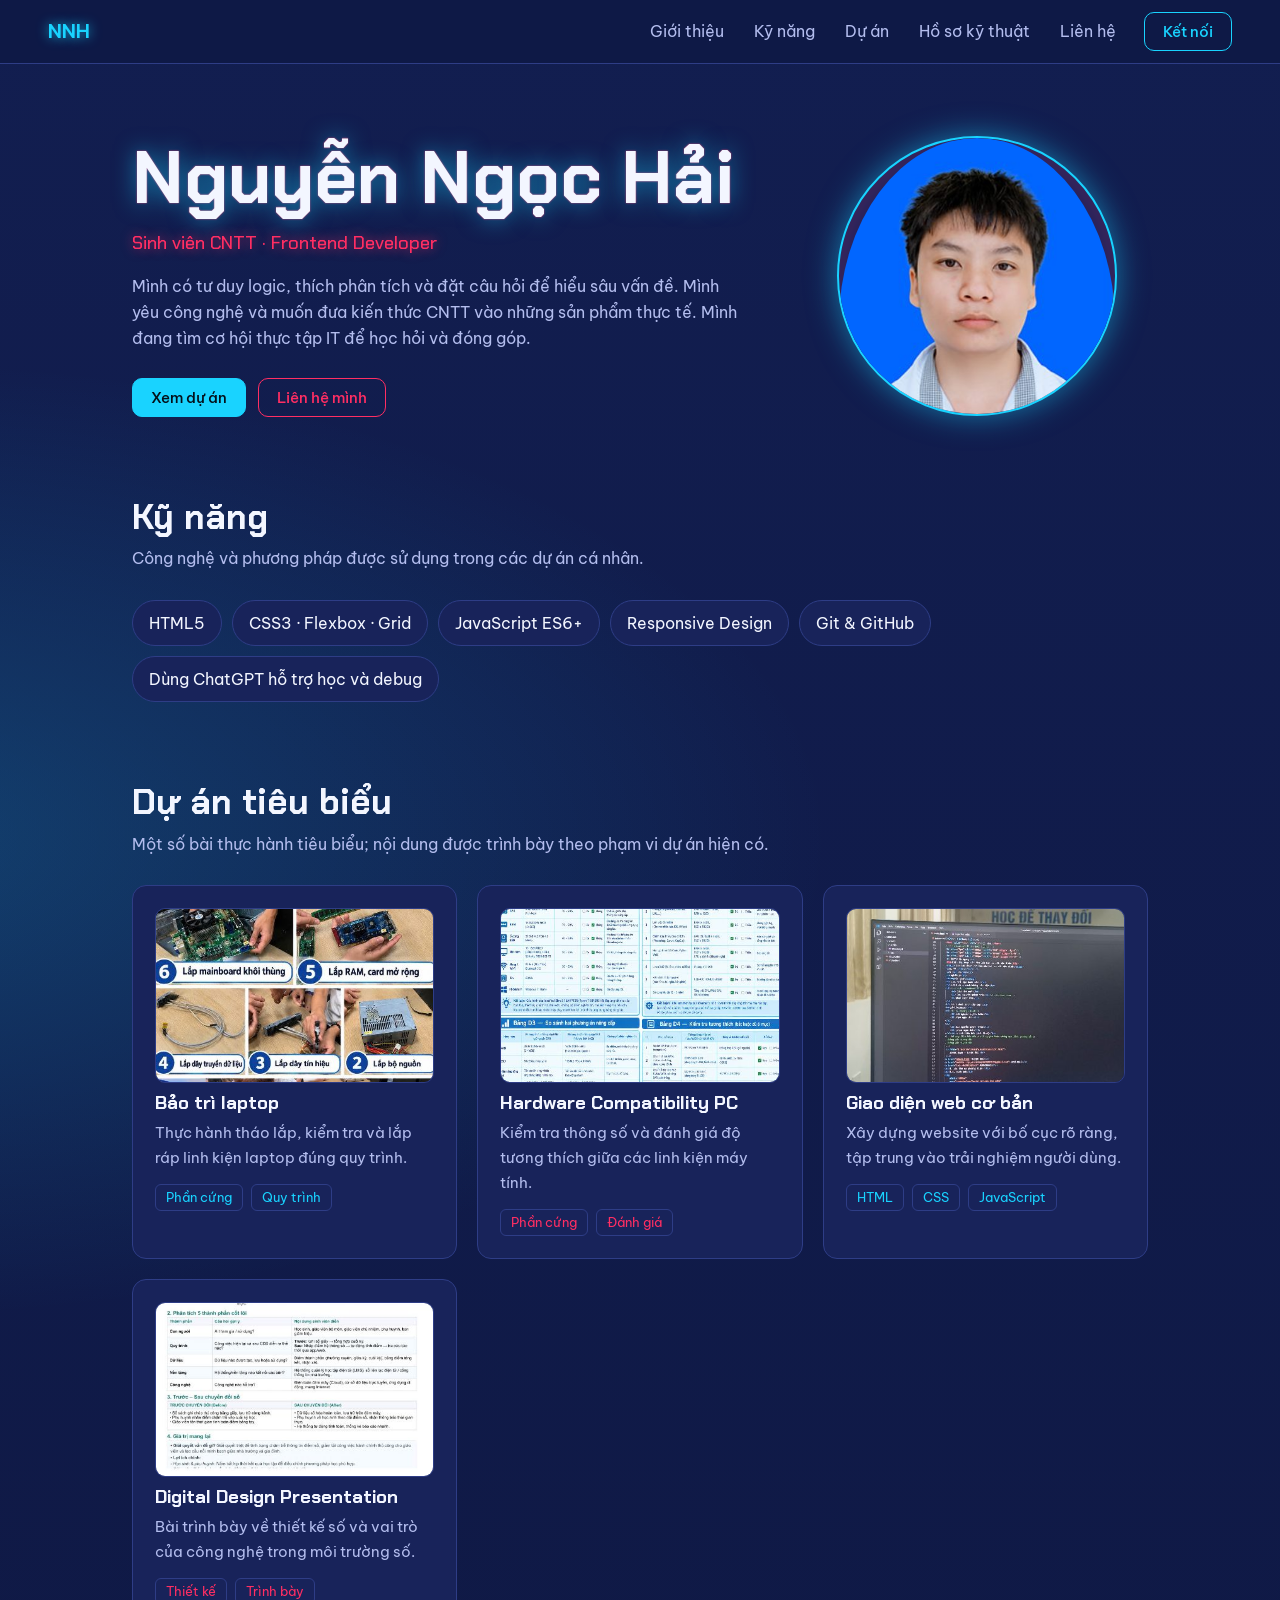
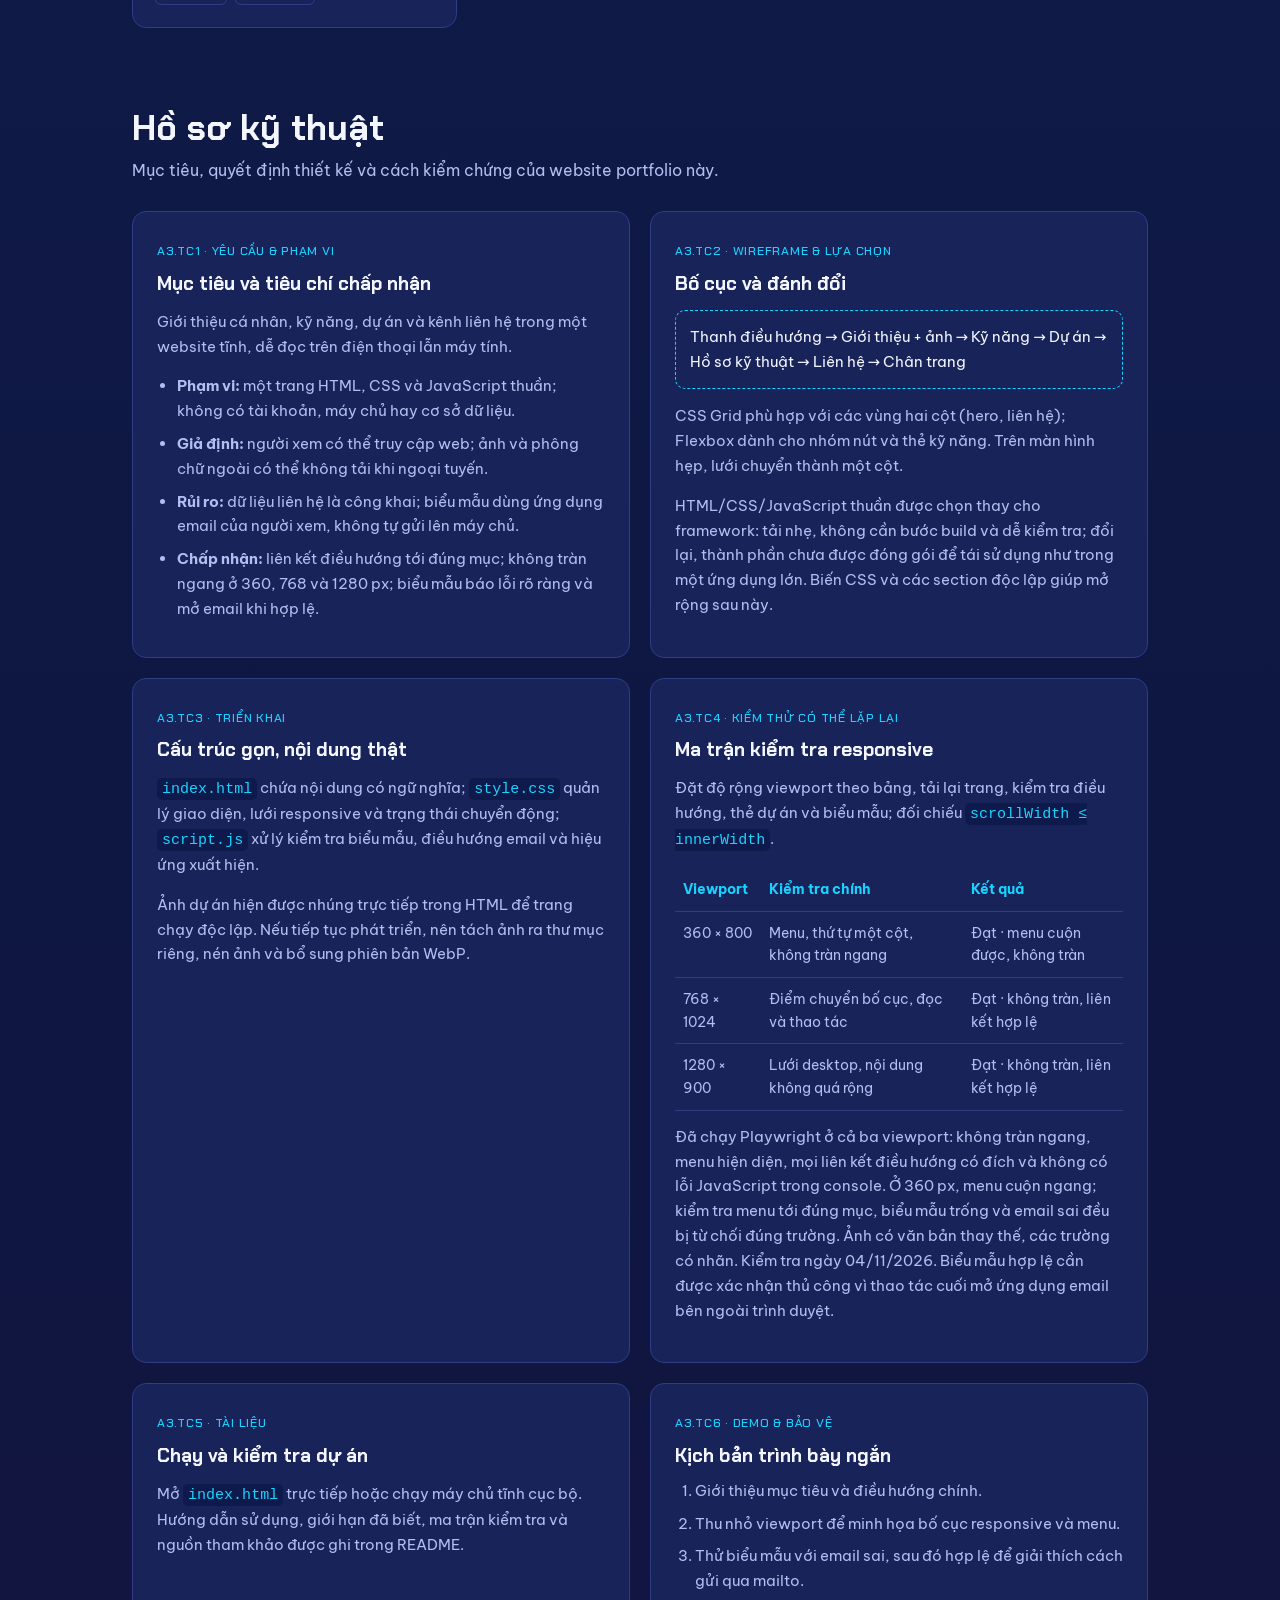
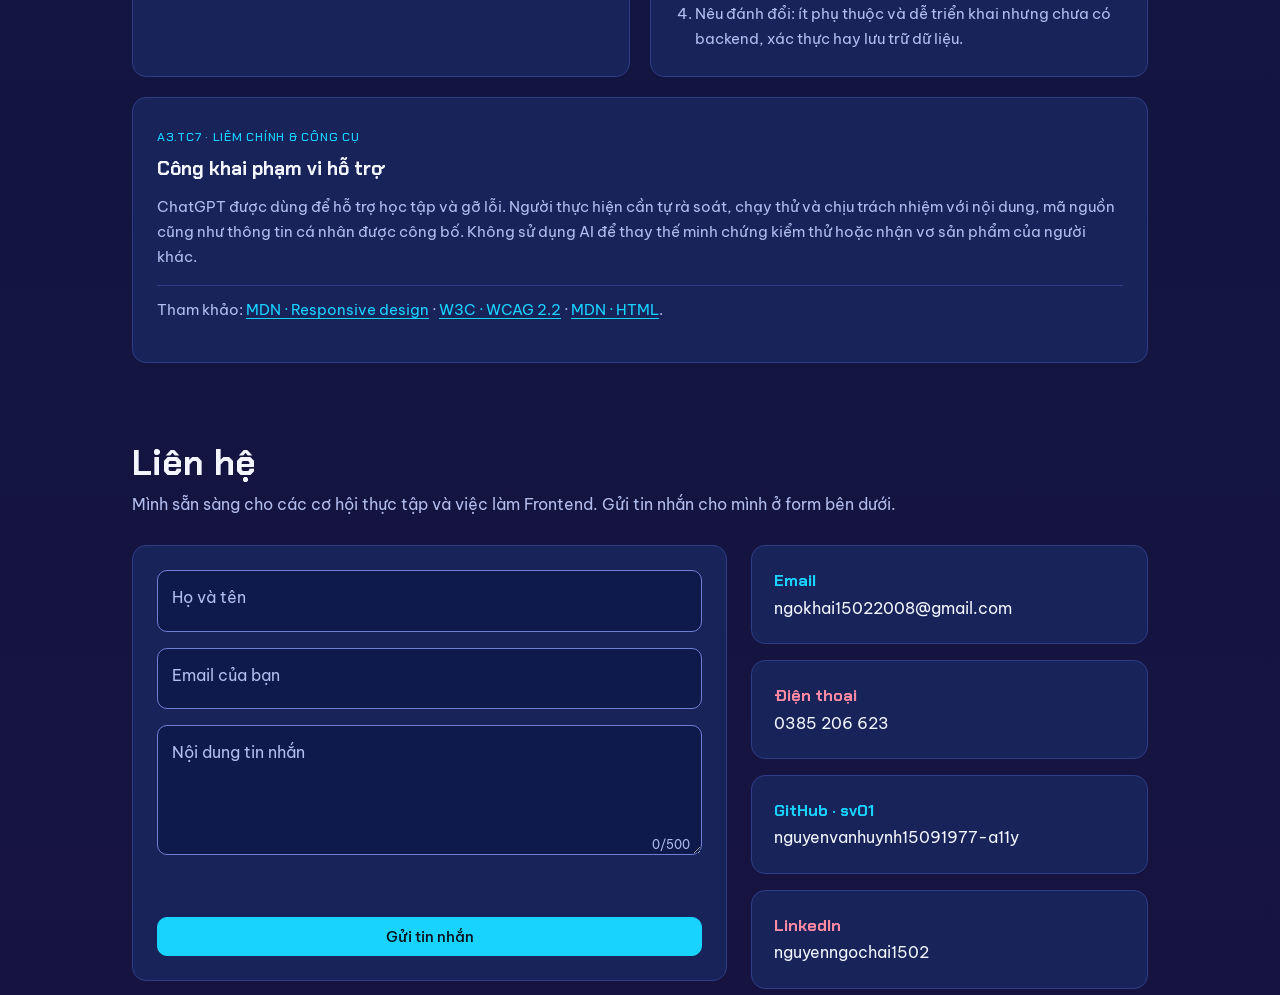
<file: index.html>
<!DOCTYPE html>
<html lang="vi">
<head>
<meta charset="UTF-8">
<meta name="viewport" content="width=device-width, initial-scale=1, viewport-fit=cover">
<title>Nguyễn Ngọc Hải – Frontend Developer</title>
<meta name="description" content="Portfolio của Nguyễn Ngọc Hải: dự án, kỹ năng và hồ sơ thiết kế, triển khai, kiểm thử website responsive bằng HTML5, CSS3 và JavaScript.">
<link rel="preconnect" href="https://fonts.googleapis.com">
<link href="https://fonts.googleapis.com/css2?family=Chakra+Petch:wght@500;700&family=Be+Vietnam+Pro:wght@400;500&display=swap" rel="stylesheet">
<link rel="stylesheet" href="style.css">
</head>
<body>
<header>
  <a class="logo" href="#top">NNH</a>
  <nav aria-label="Điều hướng chính">
    <a href="#about">Giới thiệu</a><a href="#skills">Kỹ năng</a><a href="#projects">Dự án</a><a href="#process">Hồ sơ kỹ thuật</a><a href="#contact">Liên hệ</a>
  </nav>
  <a class="btn header-cta" href="#contact">Kết nối</a>
</header>

<main id="top">
  <section class="hero" id="about">
    <div>
      <h1>Nguyễn Ngọc Hải</h1>
      <div class="role">Sinh viên CNTT · Frontend Developer</div>
      <p>Mình có tư duy logic, thích phân tích và đặt câu hỏi để hiểu sâu vấn đề. Mình yêu công nghệ và muốn đưa kiến thức CNTT vào những sản phẩm thực tế. Mình đang tìm cơ hội thực tập IT để học hỏi và đóng góp.</p>
      <div class="cta">
        <a class="btn solid" href="#projects">Xem dự án</a>
        <a class="btn red" href="#contact">Liên hệ mình</a>
      </div>
    </div>
    <div class="avatar"><img src="[data-uri]" alt="Ảnh đại diện của Nguyễn Ngọc Hải"></div>
  </section>

  <section id="skills">
    <h2>Kỹ năng</h2>
    <p class="sub">Công nghệ và phương pháp được sử dụng trong các dự án cá nhân.</p>
    <ul class="chips">
      <li class="chip">HTML5</li><li class="chip">CSS3 · Flexbox · Grid</li><li class="chip">JavaScript ES6+</li>
      <li class="chip">Responsive Design</li><li class="chip">Git &amp; GitHub</li><li class="chip">Dùng ChatGPT hỗ trợ học và debug</li>
    </ul>
  </section>

  <section id="projects">
    <h2>Dự án tiêu biểu</h2>
    <p class="sub">Một số bài thực hành tiêu biểu; nội dung được trình bày theo phạm vi dự án hiện có.</p>
    <div class="grid">
      <article class="card" tabindex="0"><img class="thumb" src="[data-uri]" alt="Ảnh minh họa dự án Bảo trì laptop" loading="lazy"><h3>Bảo trì laptop</h3><p>Thực hành tháo lắp, kiểm tra và lắp ráp linh kiện laptop đúng quy trình.</p><div class="tags"><span>Phần cứng</span><span>Quy trình</span></div></article>
      <article class="card rd" tabindex="0"><img class="thumb" src="[data-uri]" alt="Ảnh minh họa dự án Hardware Compatibility PC" loading="lazy"><h3>Hardware Compatibility PC</h3><p>Kiểm tra thông số và đánh giá độ tương thích giữa các linh kiện máy tính.</p><div class="tags"><span>Phần cứng</span><span>Đánh giá</span></div></article>
      <article class="card" tabindex="0"><img class="thumb" src="[data-uri]" alt="Ảnh minh họa dự án Giao diện web cơ bản" loading="lazy"><h3>Giao diện web cơ bản</h3><p>Xây dựng website với bố cục rõ ràng, tập trung vào trải nghiệm người dùng.</p><div class="tags"><span>HTML</span><span>CSS</span><span>JavaScript</span></div></article>
      <article class="card rd" tabindex="0"><img class="thumb" src="[data-uri]" alt="Ảnh minh họa dự án Digital Design Presentation" loading="lazy"><h3>Digital Design Presentation</h3><p>Bài trình bày về thiết kế số và vai trò của công nghệ trong môi trường số.</p><div class="tags"><span>Thiết kế</span><span>Trình bày</span></div></article>
    </div>
  </section>

  <section id="process">
    <h2>Hồ sơ kỹ thuật</h2>
    <p class="sub">Mục tiêu, quyết định thiết kế và cách kiểm chứng của website portfolio này.</p>
    <div class="process-grid">
      <article class="panel process-card">
        <span class="eyebrow">A3.TC1 · Yêu cầu & phạm vi</span>
        <h3>Mục tiêu và tiêu chí chấp nhận</h3>
        <p>Giới thiệu cá nhân, kỹ năng, dự án và kênh liên hệ trong một website tĩnh, dễ đọc trên điện thoại lẫn máy tính.</p>
        <ul>
          <li><b>Phạm vi:</b> một trang HTML, CSS và JavaScript thuần; không có tài khoản, máy chủ hay cơ sở dữ liệu.</li>
          <li><b>Giả định:</b> người xem có thể truy cập web; ảnh và phông chữ ngoài có thể không tải khi ngoại tuyến.</li>
          <li><b>Rủi ro:</b> dữ liệu liên hệ là công khai; biểu mẫu dùng ứng dụng email của người xem, không tự gửi lên máy chủ.</li>
          <li><b>Chấp nhận:</b> liên kết điều hướng tới đúng mục; không tràn ngang ở 360, 768 và 1280 px; biểu mẫu báo lỗi rõ ràng và mở email khi hợp lệ.</li>
        </ul>
      </article>
      <article class="panel process-card">
        <span class="eyebrow">A3.TC2 · Wireframe & lựa chọn</span>
        <h3>Bố cục và đánh đổi</h3>
        <p class="wireframe">Thanh điều hướng → Giới thiệu + ảnh → Kỹ năng → Dự án → Hồ sơ kỹ thuật → Liên hệ → Chân trang</p>
        <p>CSS Grid phù hợp với các vùng hai cột (hero, liên hệ); Flexbox dành cho nhóm nút và thẻ kỹ năng. Trên màn hình hẹp, lưới chuyển thành một cột.</p>
        <p>HTML/CSS/JavaScript thuần được chọn thay cho framework: tải nhẹ, không cần bước build và dễ kiểm tra; đổi lại, thành phần chưa được đóng gói để tái sử dụng như trong một ứng dụng lớn. Biến CSS và các section độc lập giúp mở rộng sau này.</p>
      </article>
      <article class="panel process-card">
        <span class="eyebrow">A3.TC3 · Triển khai</span>
        <h3>Cấu trúc gọn, nội dung thật</h3>
        <p><code>index.html</code> chứa nội dung có ngữ nghĩa; <code>style.css</code> quản lý giao diện, lưới responsive và trạng thái chuyển động; <code>script.js</code> xử lý kiểm tra biểu mẫu, điều hướng email và hiệu ứng xuất hiện.</p>
        <p>Ảnh dự án hiện được nhúng trực tiếp trong HTML để trang chạy độc lập. Nếu tiếp tục phát triển, nên tách ảnh ra thư mục riêng, nén ảnh và bổ sung phiên bản WebP.</p>
      </article>
      <article class="panel process-card">
        <span class="eyebrow">A3.TC4 · Kiểm thử có thể lặp lại</span>
        <h3>Ma trận kiểm tra responsive</h3>
        <p>Đặt độ rộng viewport theo bảng, tải lại trang, kiểm tra điều hướng, thẻ dự án và biểu mẫu; đối chiếu <code>scrollWidth ≤ innerWidth</code>.</p>
        <div class="table-wrap">
          <table>
            <thead><tr><th>Viewport</th><th>Kiểm tra chính</th><th>Kết quả</th></tr></thead>
            <tbody>
              <tr><td>360 × 800</td><td>Menu, thứ tự một cột, không tràn ngang</td><td data-test="360">Đạt · menu cuộn được, không tràn</td></tr>
              <tr><td>768 × 1024</td><td>Điểm chuyển bố cục, đọc và thao tác</td><td data-test="768">Đạt · không tràn, liên kết hợp lệ</td></tr>
              <tr><td>1280 × 900</td><td>Lưới desktop, nội dung không quá rộng</td><td data-test="1280">Đạt · không tràn, liên kết hợp lệ</td></tr>
            </tbody>
          </table>
        </div>
        <p class="test-note">Đã chạy Playwright ở cả ba viewport: không tràn ngang, menu hiện diện, mọi liên kết điều hướng có đích và không có lỗi JavaScript trong console. Ở 360 px, menu cuộn ngang; kiểm tra menu tới đúng mục, biểu mẫu trống và email sai đều bị từ chối đúng trường. Ảnh có văn bản thay thế, các trường có nhãn. Kiểm tra ngày 04/11/2026. Biểu mẫu hợp lệ cần được xác nhận thủ công vì thao tác cuối mở ứng dụng email bên ngoài trình duyệt.</p>
      </article>
      <article class="panel process-card">
        <span class="eyebrow">A3.TC5 · Tài liệu</span>
        <h3>Chạy và kiểm tra dự án</h3>
        <p>Mở <code>index.html</code> trực tiếp hoặc chạy máy chủ tĩnh cục bộ. Hướng dẫn sử dụng, giới hạn đã biết, ma trận kiểm tra và nguồn tham khảo được ghi trong <a href="README.md">README</a>.</p>
      </article>
      <article class="panel process-card">
        <span class="eyebrow">A3.TC6 · Demo & bảo vệ</span>
        <h3>Kịch bản trình bày ngắn</h3>
        <ol>
          <li>Giới thiệu mục tiêu và điều hướng chính.</li>
          <li>Thu nhỏ viewport để minh họa bố cục responsive và menu.</li>
          <li>Thử biểu mẫu với email sai, sau đó hợp lệ để giải thích cách gửi qua mailto.</li>
          <li>Nêu đánh đổi: ít phụ thuộc và dễ triển khai nhưng chưa có backend, xác thực hay lưu trữ dữ liệu.</li>
        </ol>
      </article>
      <article class="panel process-card disclosure">
        <span class="eyebrow">A3.TC7 · Liêm chính & công cụ</span>
        <h3>Công khai phạm vi hỗ trợ</h3>
        <p>ChatGPT được dùng để hỗ trợ học tập và gỡ lỗi. Người thực hiện cần tự rà soát, chạy thử và chịu trách nhiệm với nội dung, mã nguồn cũng như thông tin cá nhân được công bố. Không sử dụng AI để thay thế minh chứng kiểm thử hoặc nhận vơ sản phẩm của người khác.</p>
        <p class="sources">Tham khảo: <a href="https://developer.mozilla.org/en-US/docs/Learn_web_development/Core/CSS_layout/Responsive_Design" target="_blank" rel="noopener">MDN · Responsive design</a> · <a href="https://www.w3.org/WAI/WCAG22/quickref/" target="_blank" rel="noopener">W3C · WCAG 2.2</a> · <a href="https://developer.mozilla.org/en-US/docs/Web/HTML" target="_blank" rel="noopener">MDN · HTML</a>.</p>
      </article>
    </div>
  </section>

  <section id="contact">
    <h2>Liên hệ</h2>
    <p class="sub">Mình sẵn sàng cho các cơ hội thực tập và việc làm Frontend. Gửi tin nhắn cho mình ở form bên dưới.</p>
    <div class="contact-wrap">
      <form class="panel cform reveal" id="cform" novalidate>
        <div class="field"><input id="cName" name="name" placeholder=" " autocomplete="name" required><label for="cName">Họ và tên</label></div>
        <div class="field"><input id="cMail" name="email" type="email" placeholder=" " autocomplete="email" required><label for="cMail">Email của bạn</label></div>
        <div class="field"><textarea id="cMsg" name="message" maxlength="500" placeholder=" " required></textarea><label for="cMsg">Nội dung tin nhắn</label><span class="count" id="cCount">0/500</span></div>
        <p class="msg" id="cStatus" role="status"></p>
        <button class="btn solid full send" id="cSend" type="submit"><span class="sp"></span><svg class="ck" viewBox="0 0 24 24" aria-hidden="true"><path d="M5 13l4 4L19 7"/></svg><span class="t">Gửi tin nhắn</span></button>
      </form>
      <ul class="links">
        <li><a class="card reveal" href="mailto:ngokhai15022008@gmail.com"><b>Email</b>ngokhai15022008@gmail.com</a></li>
        <li><a class="card rd reveal" href="tel:0385206623"><b>Điện thoại</b>0385 206 623</a></li>
        <li><a class="card reveal" href="https://nguyenvanhuynh15091977-a11y.github.io/sv01/" target="_blank" rel="noopener"><b>GitHub · sv01</b>nguyenvanhuynh15091977-a11y</a></li>
        <li><a class="card rd reveal" href="https://www.linkedin.com/in/nguyenngochai1502" target="_blank" rel="noopener"><b>LinkedIn</b>nguyenngochai1502</a></li>
      </ul>
    </div>
  </section>
</main>
<script src="script.js"></script>
</body>
</html>
</file>
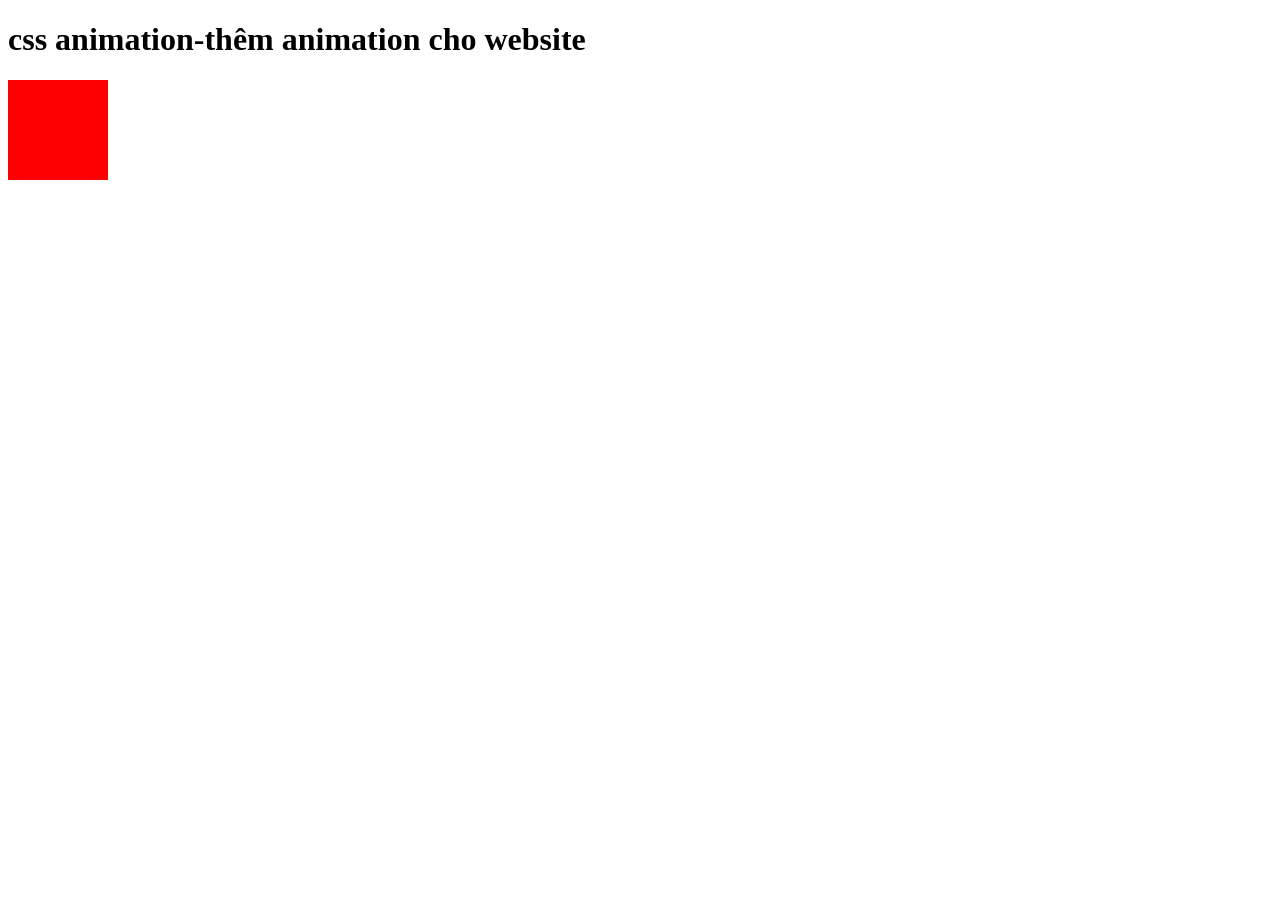
<file: animation.html>
<!DOCTYPE html>
<html lang="en">
<head>
    <meta charset="UTF-8">
    <meta name="viewport" content="width=device-width, initial-scale=1.0">
    <title>Document</title>
    <style>
        .box{
            width: 100px;
            height: 100px;
            background-color: red;
            position: relative;
            animation-name: myanimation;
            animation-duration: 4s;
        }
        @keyframes myanimation{
            0%{background-color: red; left: 0px; top: 0px;}
            25%{background-color: yellow; left: 200px; top: 0px;}
            50%{background-color: blue; left: 200px; top: 200px;}
            75%{background-color: green; left: 0px; top: 200px;}
            100%{background-color: red; left: 0px; top: 0px;}
        }
    </style>

</head>
<body>
    <h1>css animation-thêm animation cho website</h1>
    <div class="box"></div>
</body>
</html>
</file>
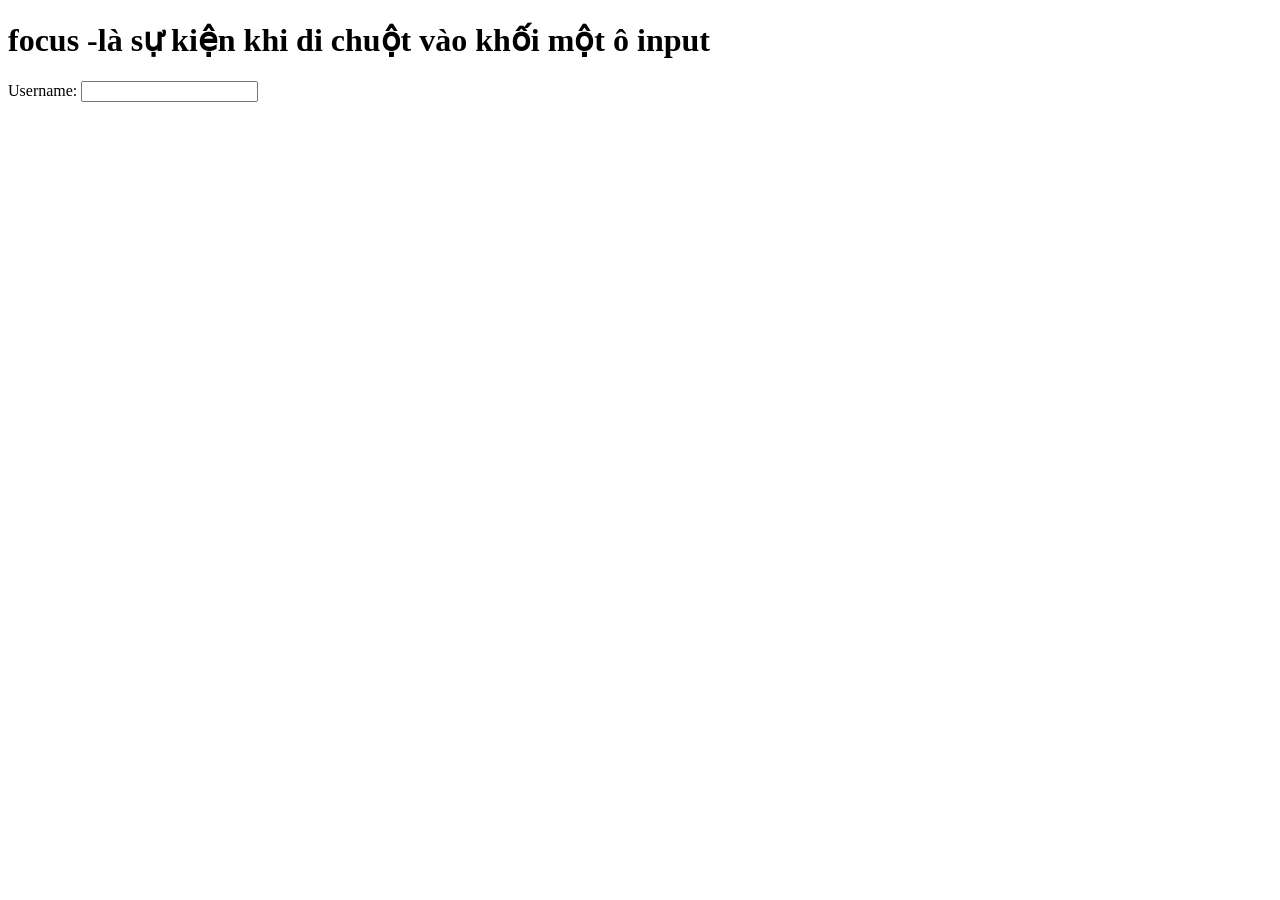
<file: focus.html>
<!DOCTYPE html>
<html lang="en">
<head>
    <meta charset="UTF-8">
    <meta name="viewport" content="width=device-width, initial-scale=1.0">
    <title>Document</title>
    <style>
        input:focus{
            background-color: yellow;
            border:3px solid red;
            outline: none;
        }
    </style>
</head>
<body>
    <h1>
        focus -là sự kiện khi di chuột vào khối một ô input
    </h1>
    <div>
        <label>Username: </label>
        <input class="name" type="text">
    </div>
</body>
</html>
</file>
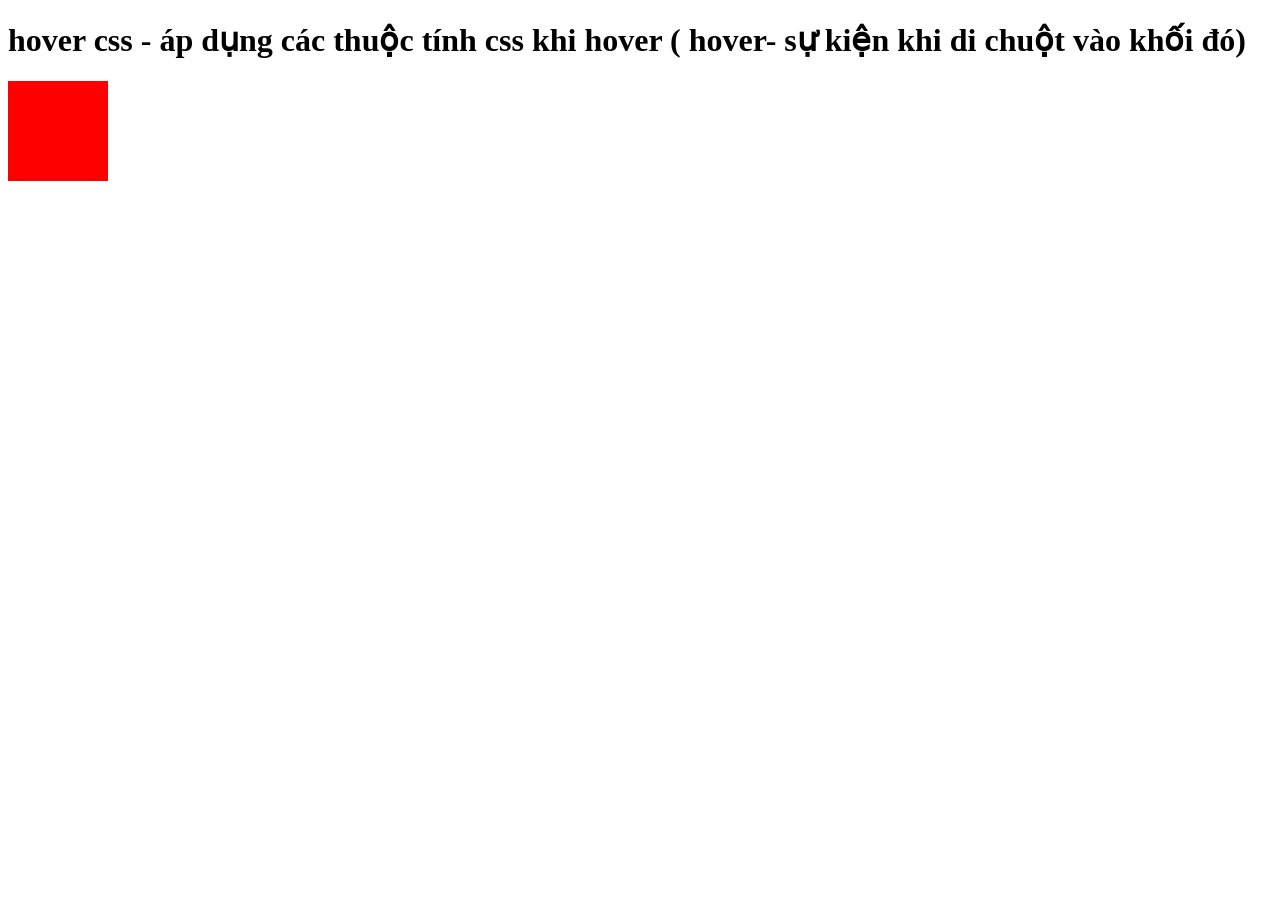
<file: hover.html>
<!DOCTYPE html>
<html lang="en">
<head>
    <meta charset="UTF-8">
    <meta name="viewport" content="width=device-width, initial-scale=1.0">
    <title>Document</title>
    <style>
        .box{
            width: 100px;
            height: 100px;
            background-color: red;
            transition: all 3s;
        }
        .box:hover{
            width: 300px;
            height: 300px;
            background-color:orange;
        }
    </style>
</head>
<body>
    <h1>hover css - áp dụng các thuộc tính css khi hover 
        ( hover- sự kiện khi di chuột vào khối đó)
    </h1>
    <div class="box"></div>

</body>
</html>
</file>
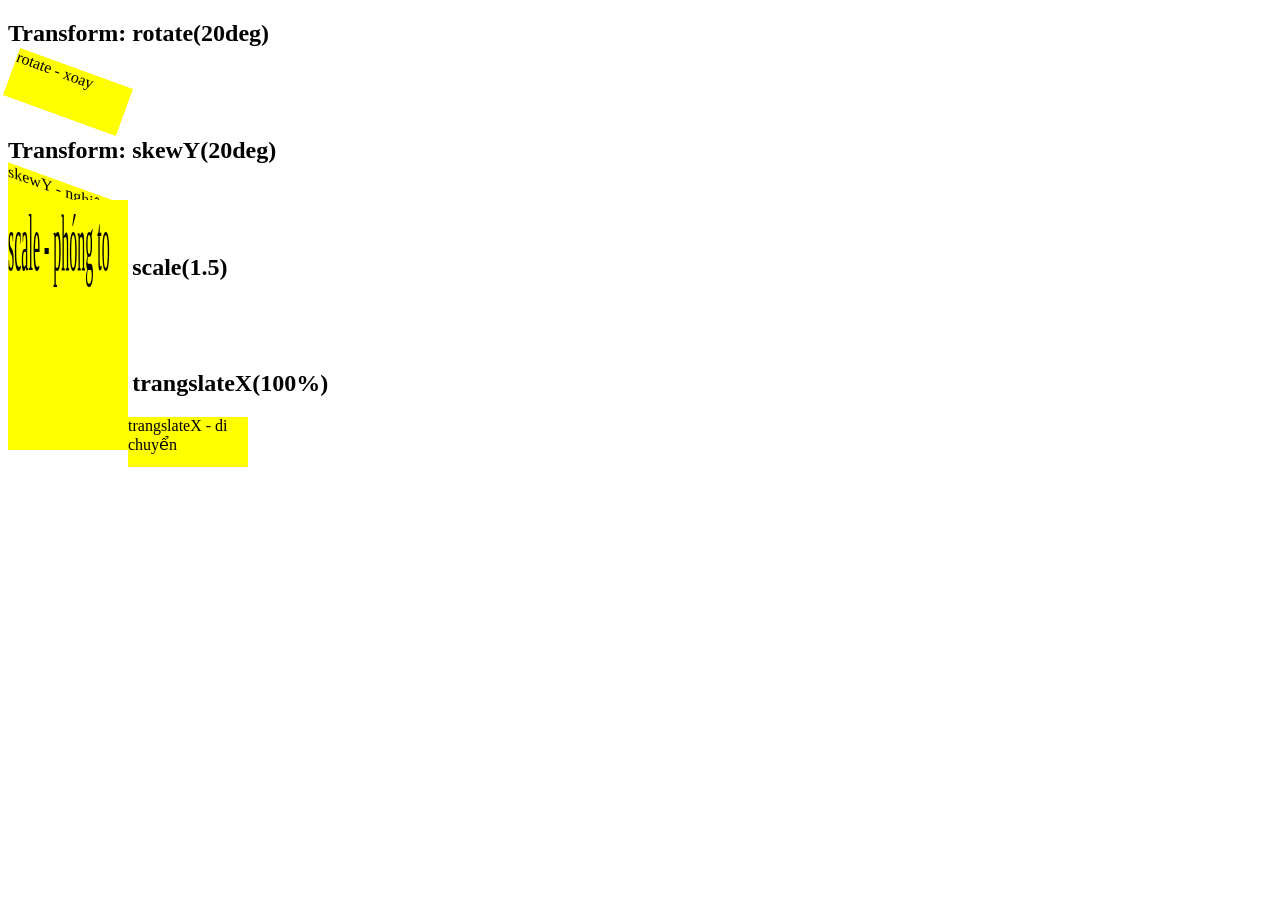
<file: transform.html>
<!DOCTYPE html>
<html lang="en">
<head>
    <meta charset="UTF-8">
    <meta name="viewport" content="width=device-width, initial-scale=1.0">
    <title>Document</title>
    <style>
        .a{
            width: 120px;
            height: 50px;
            background-color: yellow;
            transform: rotate(20deg);
        }
        .b{
            width: 120px;
            height: 50px;
            background-color: yellow;
            transform: skewY(20deg)}
        .c{
            width: 120px;
            height: 50px;
            background-color: yellow;
            transform: scale(1,5);
        }
        
        .d{
            width: 120px;
            height: 50px;
            background-color: yellow;
            transform: translateX(100%); }
       
    </style>
</head>
<body>
    <h2>Transform: rotate(20deg)</h2>
    <div class="a">rotate - xoay</div>
    <h2>Transform: skewY(20deg)</h2>
    <div class="b">skewY - nghiêng</div>
    <h2>Transform: scale(1.5)</h2>
    <div class="c">scale - phóng to</div>
    <h2>Transform: trangslateX(100%)</h2>
    <div class="d">trangslateX - di chuyển</div>
</body>
</html>
</file>
<file: style.css>
:root{--bg:#0f1a46;--panel:#18235a;--line:#2e3d86;--text:#f3f6ff;--muted:#b3bdee;--blue:#19d3ff;--red:#ff2e63;
--gb:0 0 0 1px var(--blue),0 0 18px rgba(25,211,255,.65),0 0 42px rgba(25,211,255,.35);

color-scheme:dark;box-sizing:border-box;padding-top:env(safe-area-inset-top,0px);padding-bottom:env(safe-area-inset-bottom,0px)}
*,*::before,*::after{box-sizing:inherit}
html{scroll-behavior:smooth;scroll-padding-top:84px}
body{margin:0;background:var(--bg);color:var(--text);font:400 16px/1.65 "Be Vietnam Pro",system-ui,sans-serif;
background-image:radial-gradient(60rem 30rem at 85% -10%,rgba(255,46,99,.22),transparent),radial-gradient(60rem 30rem at -10% 20%,rgba(25,211,255,.2),transparent),linear-gradient(180deg,#121e50,#0e1741 60%,#171340)}
h1,h2,h3,.logo{font-family:"Chakra Petch",system-ui,sans-serif;margin:0;line-height:1.15}
a{color:inherit;text-decoration:none}
:focus-visible{outline:2px solid var(--blue);outline-offset:3px}
header{position:sticky;top:0;z-index:20;display:flex;align-items:center;gap:16px;padding:12px clamp(16px,4vw,48px);background:rgba(15,26,70,.92);backdrop-filter:blur(10px);border-bottom:1px solid var(--line)}
.logo{font-weight:700;font-size:1.25rem;color:var(--blue);text-shadow:0 0 12px rgba(25,211,255,.8)}
nav{display:flex;gap:6px;margin-left:auto;flex-wrap:wrap}
nav a{padding:6px 12px;border-radius:8px;color:var(--muted)}
nav a:hover{color:var(--text)}
.header-cta{white-space:nowrap}
.btn{font:500 .95rem "Be Vietnam Pro",sans-serif;cursor:pointer;border:1px solid var(--blue);color:var(--blue);background:transparent;padding:9px 18px;border-radius:10px;transition:box-shadow .2s,background .2s,color .2s}
.btn:hover{background:rgba(25,211,255,.1)}
.btn.red{border-color:var(--red);color:var(--red)}
.btn.red:hover{background:rgba(255,46,99,.1)}
.btn.solid{background:var(--blue);color:#04101a}
.btn.solid.red{background:var(--red);color:#fff}
main{max-width:1080px;margin:0 auto;padding:0 clamp(16px,4vw,32px)}
section{padding:72px 0 8px}
.hero{display:grid;grid-template-columns:1.3fr .7fr;gap:40px;align-items:center;padding-top:72px}
.hero h1{font-size:clamp(2.4rem,7vw,4.6rem);font-weight:700;text-shadow:0 0 22px rgba(25,211,255,.55),0 0 2px var(--red)}
.role{color:var(--red);font:500 1.15rem "Chakra Petch",sans-serif;margin:10px 0 18px;text-shadow:0 0 12px rgba(255,46,99,.7)}
.hero p{color:var(--muted);max-width:56ch}
.cta{display:flex;gap:12px;margin-top:26px;flex-wrap:wrap}
.avatar img{width:100%;height:100%;object-fit:cover;object-position:50% 20%;border-radius:50%;display:block}
.avatar{overflow:hidden;aspect-ratio:1;border-radius:50%;display:grid;place-items:center;font:700 clamp(3.5rem,10vw,6rem) "Chakra Petch",sans-serif;color:var(--text);background:var(--panel);border:2px solid var(--blue);box-shadow:0 0 30px rgba(25,211,255,.5),inset 0 0 40px rgba(255,46,99,.25);max-width:280px;width:100%;justify-self:center}
h2{font-size:clamp(1.6rem,4vw,2.2rem);margin-bottom:8px}
.sub{color:var(--muted);margin:0 0 28px}
.chips{display:flex;flex-wrap:wrap;gap:10px;padding:0;list-style:none;margin:0}
.chip{padding:9px 16px;border-radius:999px;border:1px solid var(--line);background:var(--panel);transition:box-shadow .2s,border-color .2s}
.chip:hover{border-color:var(--blue)}
.grid{display:grid;grid-template-columns:repeat(auto-fit,minmax(240px,1fr));gap:20px}
.card{background:var(--panel);border:1px solid var(--line);border-radius:14px;padding:22px;transition:box-shadow .25s,border-color .25s,transform .25s}
.card:hover{border-color:var(--blue)}
.card.rd:hover{border-color:var(--red)}
.card h3{font-size:1.15rem;margin:10px 0 6px}
.card p{color:var(--muted);margin:0 0 14px;font-size:.95rem}
.thumb{width:100%;aspect-ratio:16/10;object-fit:cover;border-radius:10px;border:1px solid var(--line);display:block}
.tags{display:flex;gap:8px;flex-wrap:wrap}
.tags span{font-size:.8rem;padding:2px 10px;border-radius:6px;border:1px solid var(--line);color:var(--blue)}
.rd .tags span{color:var(--red)}
.contact{list-style:none;padding:0;margin:0;display:grid;grid-template-columns:repeat(auto-fit,minmax(240px,1fr));gap:20px}
.contact .card{display:block}
.contact b{display:block;font-family:"Chakra Petch",sans-serif;color:var(--blue);margin-bottom:2px}
.contact .rd b{color:var(--red)}
footer{margin-top:72px;padding:28px 16px;text-align:center;color:var(--muted);border-top:1px solid var(--line)}
label{display:block;font-size:.88rem;color:var(--muted);margin:12px 0 4px}
input{width:100%;padding:11px 13px;border-radius:10px;border:1px solid var(--line);background:#0f1a4c;color:var(--text);font:inherit;transition:box-shadow .2s,border-color .2s}
input:focus{outline:none;border-color:var(--blue);box-shadow:var(--gb)}
@media(max-width:760px){.hero{grid-template-columns:1fr}.avatar{max-width:180px;order:-1;justify-self:start}header{gap:10px;flex-wrap:wrap}.header-cta{margin-left:auto}nav{order:3;flex:0 0 100%;width:100%;margin:0;flex-wrap:nowrap;overflow-x:auto;scrollbar-width:none}nav::-webkit-scrollbar{display:none}nav a{white-space:nowrap;padding:6px 10px}}
@media(prefers-reduced-motion:reduce){*{transition:none!important;animation:none!important;scroll-behavior:auto!important}}

/* contact form */
.contact-wrap{display:grid;grid-template-columns:1.2fr .8fr;gap:24px;align-items:start}
.panel{background:var(--panel);border:1px solid var(--line);border-radius:14px;padding:24px}
.cform{display:grid;gap:16px}
.field{position:relative}
.field input,.field textarea{width:100%;padding:25px 14px 8px;border-radius:10px;border:1px solid #6f7fd6;background:#0f1a4c;color:var(--text);font:inherit;resize:vertical;transition:box-shadow .2s,border-color .2s}
.field textarea{min-height:130px}
.field input:focus,.field textarea:focus{outline:none;border-color:var(--blue);box-shadow:var(--gb)}
.field label{position:absolute;left:15px;top:14px;margin:0;font-size:1rem;color:var(--muted);pointer-events:none;transition:top .2s,font-size .2s,color .2s}
.field input:focus+label,.field input:not(:placeholder-shown)+label,.field textarea:focus+label,.field textarea:not(:placeholder-shown)+label{top:6px;font-size:.72rem;color:var(--blue)}
.field.bad input,.field.bad textarea{border-color:#ff8aa3;box-shadow:0 0 0 1px #ff8aa3,0 0 16px rgba(255,46,99,.5)}
.count{position:absolute;right:12px;bottom:8px;font-size:.75rem;color:var(--muted)}
.cform .msg{margin:0;min-height:1.4em;color:#ff8aa3}
.cform .msg.ok{color:var(--blue)}
.send{position:relative;display:flex;align-items:center;justify-content:center;gap:10px;margin-top:0;animation:idle 2.6s ease-in-out infinite}
.send .sp,.send .ck{display:none}
.send.loading{animation:none;pointer-events:none}
.send.loading .sp{display:block;width:18px;height:18px;border:2px solid rgba(4,16,26,.35);border-top-color:#04101a;border-radius:50%;animation:spin .7s linear infinite}
.send.done .ck{display:block;width:20px;height:20px;fill:none;stroke:#04101a;stroke-width:3;stroke-linecap:round;stroke-linejoin:round;stroke-dasharray:24;stroke-dashoffset:0;animation:draw .5s ease-out}
.shake{animation:shake .45s}
.links{list-style:none;margin:0;padding:0;display:grid;gap:16px}
.links .card{display:block}
.links b{display:block;font-family:"Chakra Petch",sans-serif;color:var(--blue)}
.links .rd b{color:#ff8aa3}
.process-grid{display:grid;grid-template-columns:repeat(2,minmax(0,1fr));gap:20px}
.process-card{min-width:0}
.process-card h3{font-size:1.2rem;margin:10px 0}
.process-card p,.process-card li{color:var(--muted);font-size:.94rem}
.process-card ul,.process-card ol{padding-left:1.25rem;margin:12px 0 0}
.process-card li+li{margin-top:8px}
.eyebrow{color:var(--blue);font:500 .78rem "Chakra Petch",sans-serif;letter-spacing:.06em;text-transform:uppercase}
.wireframe{padding:14px;border:1px dashed var(--blue);border-radius:10px;color:var(--text)!important}
.process-card code{padding:2px 5px;border-radius:5px;background:#0f1a4c;color:var(--blue)}
.table-wrap{overflow-x:auto}
table{width:100%;border-collapse:collapse;font-size:.86rem}
th,td{padding:10px 8px;text-align:left;vertical-align:top;border-bottom:1px solid var(--line)}
th{color:var(--blue);white-space:nowrap}
td{color:var(--muted)}
.test-note{margin-top:14px}
.disclosure{grid-column:1/-1}
.sources{padding-top:12px;border-top:1px solid var(--line)}
.sources a,.process-card>a{color:var(--blue);text-decoration:underline;text-underline-offset:3px}
.process-card a:hover{color:var(--text)}
.js .reveal{opacity:0;transform:translateY(26px)}
.js .reveal.in{opacity:1;transform:none;transition:opacity .6s ease var(--d,0s),transform .6s cubic-bezier(.2,.7,.2,1) var(--d,0s)}
@keyframes idle{50%{box-shadow:0 0 18px rgba(25,211,255,.55)}}
@keyframes spin{to{transform:rotate(360deg)}}
@keyframes draw{from{stroke-dashoffset:24}}
@keyframes shake{20%{transform:translateX(-8px)}40%{transform:translateX(8px)}60%{transform:translateX(-5px)}80%{transform:translateX(5px)}}
@media(max-width:760px){.contact-wrap{grid-template-columns:1fr}}
@media(max-width:760px){.process-grid{grid-template-columns:1fr}.disclosure{grid-column:auto}}
@media(max-width:420px){header{padding-left:14px;padding-right:14px}.logo{font-size:1.1rem}.header-cta{padding:7px 12px;font-size:.88rem}nav{gap:0}nav a{padding:6px 8px;font-size:.88rem}.panel{padding:18px}}
@media(prefers-reduced-motion:reduce){.js .reveal{opacity:1;transform:none}}
</file>
